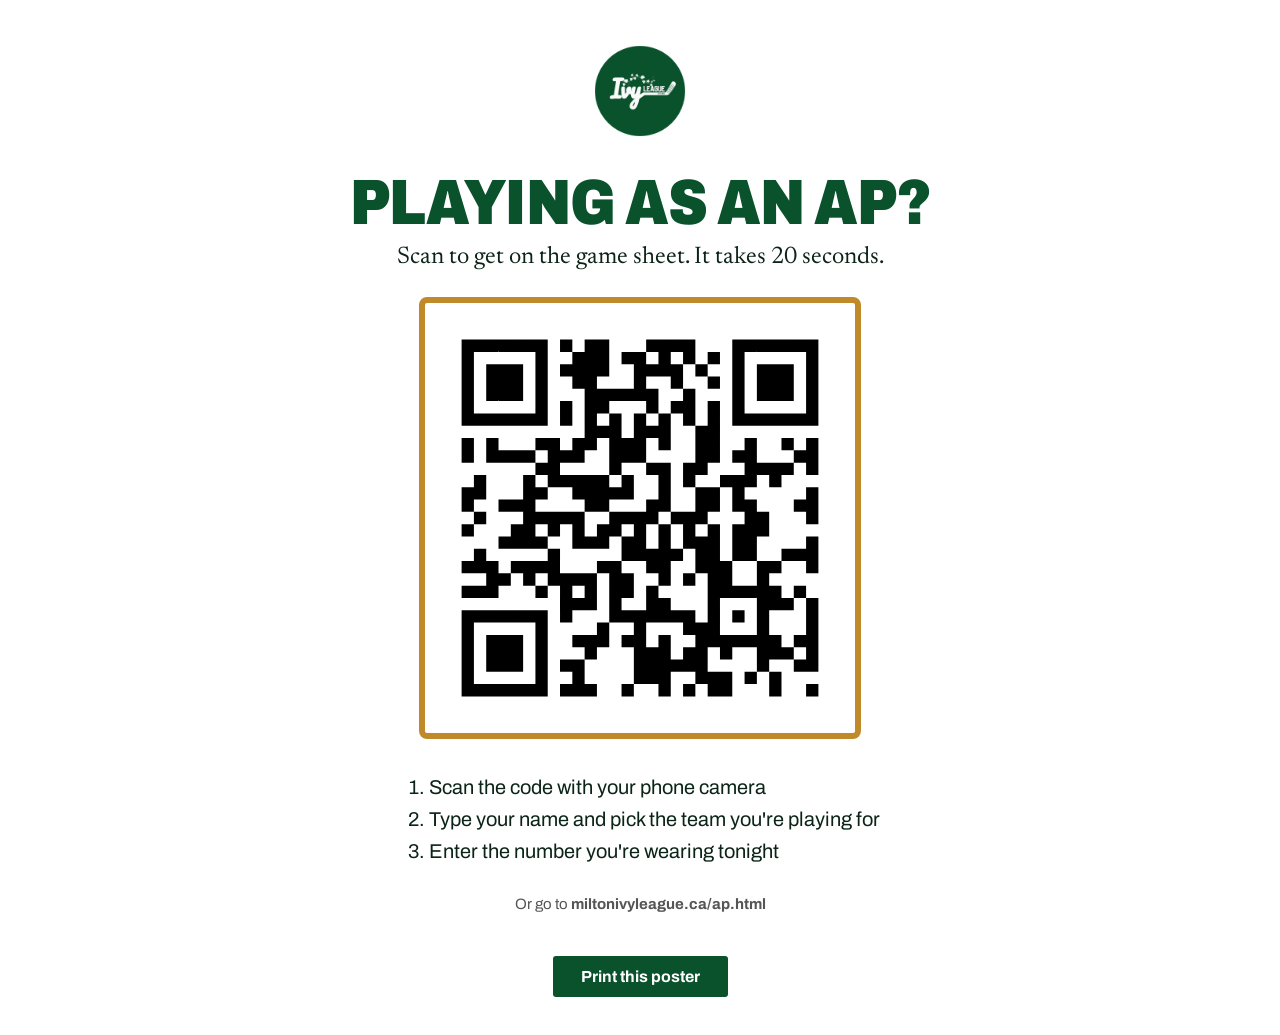
<file: ap-poster.html>
<!doctype html>
<html lang="en">
<head>
<meta charset="utf-8">
<meta name="viewport" content="width=device-width, initial-scale=1">
<meta name="robots" content="noindex">
<title>AP QR poster — Milton Ivy League</title>
<link rel="icon" href="assets/img/logo.png">
<link href="https://fonts.googleapis.com/css2?family=Archivo:wdth,wght@75..125,400..900&family=Newsreader:opsz,wght@6..72,300;6..72,400&display=swap" rel="stylesheet">
<style>
  @page { size: letter portrait; margin: 0.5in; }
  * { box-sizing: border-box; }
  body { margin: 0; background: #fff; color: #0c2418; font-family: 'Archivo', system-ui, sans-serif; }
  .sheet { max-width: 7.5in; margin: 0 auto; padding: 0.4in 0.3in; text-align: center; }
  .logo { height: 1.1in; }
  h1 { font-size: 64px; line-height: 1; margin: 0.25in 0 0.1in; font-weight: 900; font-stretch: 85%; text-transform: uppercase; color: #09522B; letter-spacing: -0.01em; }
  .sub { font-family: 'Newsreader', Georgia, serif; font-size: 24px; margin: 0 0 0.3in; }
  .qr { width: 4.6in; max-width: 90vw; border: 6px solid #C08A2B; padding: 0.12in; border-radius: 8px; }
  ol { text-align: left; display: inline-block; font-size: 20px; line-height: 1.6; margin: 0.3in 0 0.15in; padding-left: 1.4em; }
  .url { font-size: 15px; color: #555; }
  .print { margin: 0.3in auto 0; display: inline-block; padding: 12px 28px; background: #09522B; color: #fff; border: 0; border-radius: 3px; font: 700 16px 'Archivo', sans-serif; cursor: pointer; }
  @media print { .print { display: none; } }
</style>
</head>
<body>
<div class="sheet">
  <img class="logo" src="assets/img/logo.png" alt="Milton Ivy League">
  <h1>Playing as an AP?</h1>
  <p class="sub">Scan to get on the game sheet. It takes 20 seconds.</p>
  <img class="qr" src="assets/img/ap-qr.svg" alt="QR code for miltonivyleague.ca/ap.html">
  <ol>
    <li>Scan the code with your phone camera</li>
    <li>Type your name and pick the team you're playing for</li>
    <li>Enter the number you're wearing tonight</li>
  </ol>
  <p class="url">Or go to <b>miltonivyleague.ca/ap.html</b></p>
  <button class="print" onclick="window.print()">Print this poster</button>
</div>
</body>
</html>
</file>
